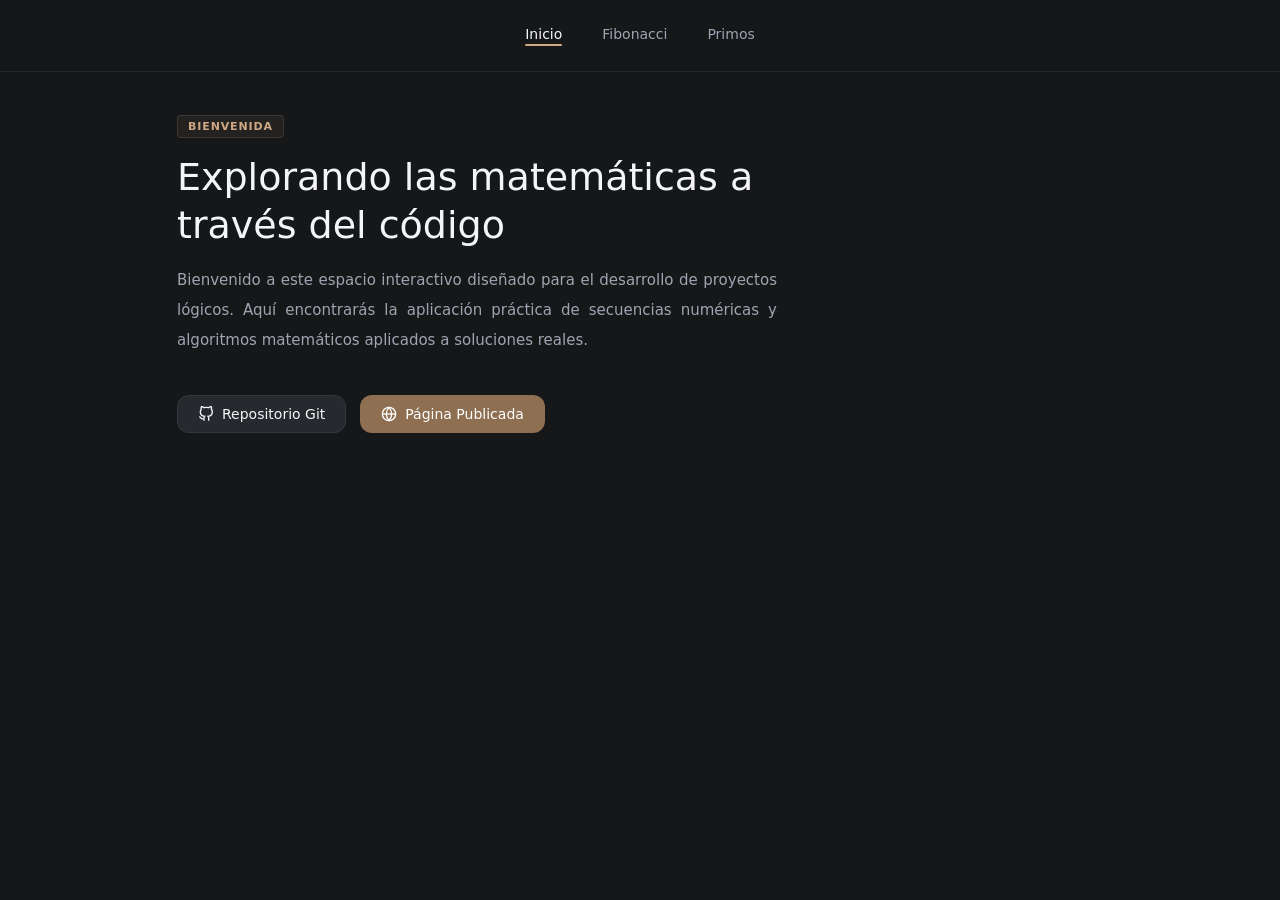
<file: index.html>
<!DOCTYPE html>
<html lang="es">
<head>
  <meta charset="UTF-8">
  <meta name="viewport" content="width=device-width, initial-scale=1.0">
  <title>Inicio - Desafío Web</title>
  <link rel="stylesheet" href="./css/index.css">
</head>
<body>

  <header class="main-header">
    <div class="nav-container">
      <nav>
        <ul>
          <li><a href="index.html" class="active">Inicio</a></li>
          <li><a href="html/fibonacci_ahorro_progresivo.html">Fibonacci</a></li>
          <li><a href="html/primos.html">Primos</a></li>
        </ul>
      </nav>
    </div>
  </header>

  <main class="hero-section">
    <div class="hero-content">
      <span class="welcome-tag">BIENVENIDA</span>
      <h1>Explorando las matemáticas a través del código</h1>
      <p>
        Bienvenido a este espacio interactivo diseñado para el desarrollo de proyectos lógicos. Aquí encontrarás la aplicación práctica de secuencias numéricas y algoritmos matemáticos aplicados a soluciones reales.
      </p>
      
      <div class="project-links">
        <a href="https://github.com/jesus777justohuan-glitch/DEFINITIVO_PRIMO_FIBO.git" target="_blank" class="btn btn-secondary">
          <svg width="16" height="16" viewBox="0 0 24 24" fill="none" stroke="currentColor" stroke-width="2"><path d="M9 19c-5 1.5-5-2.5-7-3m14 6v-3.87a3.37 3.37 0 0 0-.94-2.61c3.14-.35 6.44-1.54 6.44-7A5.44 5.44 0 0 0 20 4.77 5.07 5.07 0 0 0 19.91 1S18.73.65 16 2.48a13.38 13.38 0 0 0-7 0C6.27.65 5.09 1 5.09 1A5.07 5.07 0 0 0 5 4.77a5.44 5.44 0 0 0-1.5 3.78c0 5.42 3.3 6.61 6.44 7A3.37 3.37 0 0 0 9 18.13V22"></path></svg>
          Repositorio Git
        </a>
        <a href="https://jesus777justohuan-glitch.github.io/DEFINITIVO_PRIMO_FIBO/" target="_blank" class="btn btn-primary">
          <svg width="16" height="16" viewBox="0 0 24 24" fill="none" stroke="currentColor" stroke-width="2"><circle cx="12" cy="12" r="10"></circle><line x1="2" y1="12" x2="22" y2="12"></line><path d="M12 2a15.3 15.3 0 0 1 4 10 15.3 15.3 0 0 1-4 10 15.3 15.3 0 0 1-4-10 15.3 15.3 0 0 1 4-10z"></path></svg>
          Página Publicada
        </a>
      </div>
    </div>
  </main>

</body>
</html>
</file>
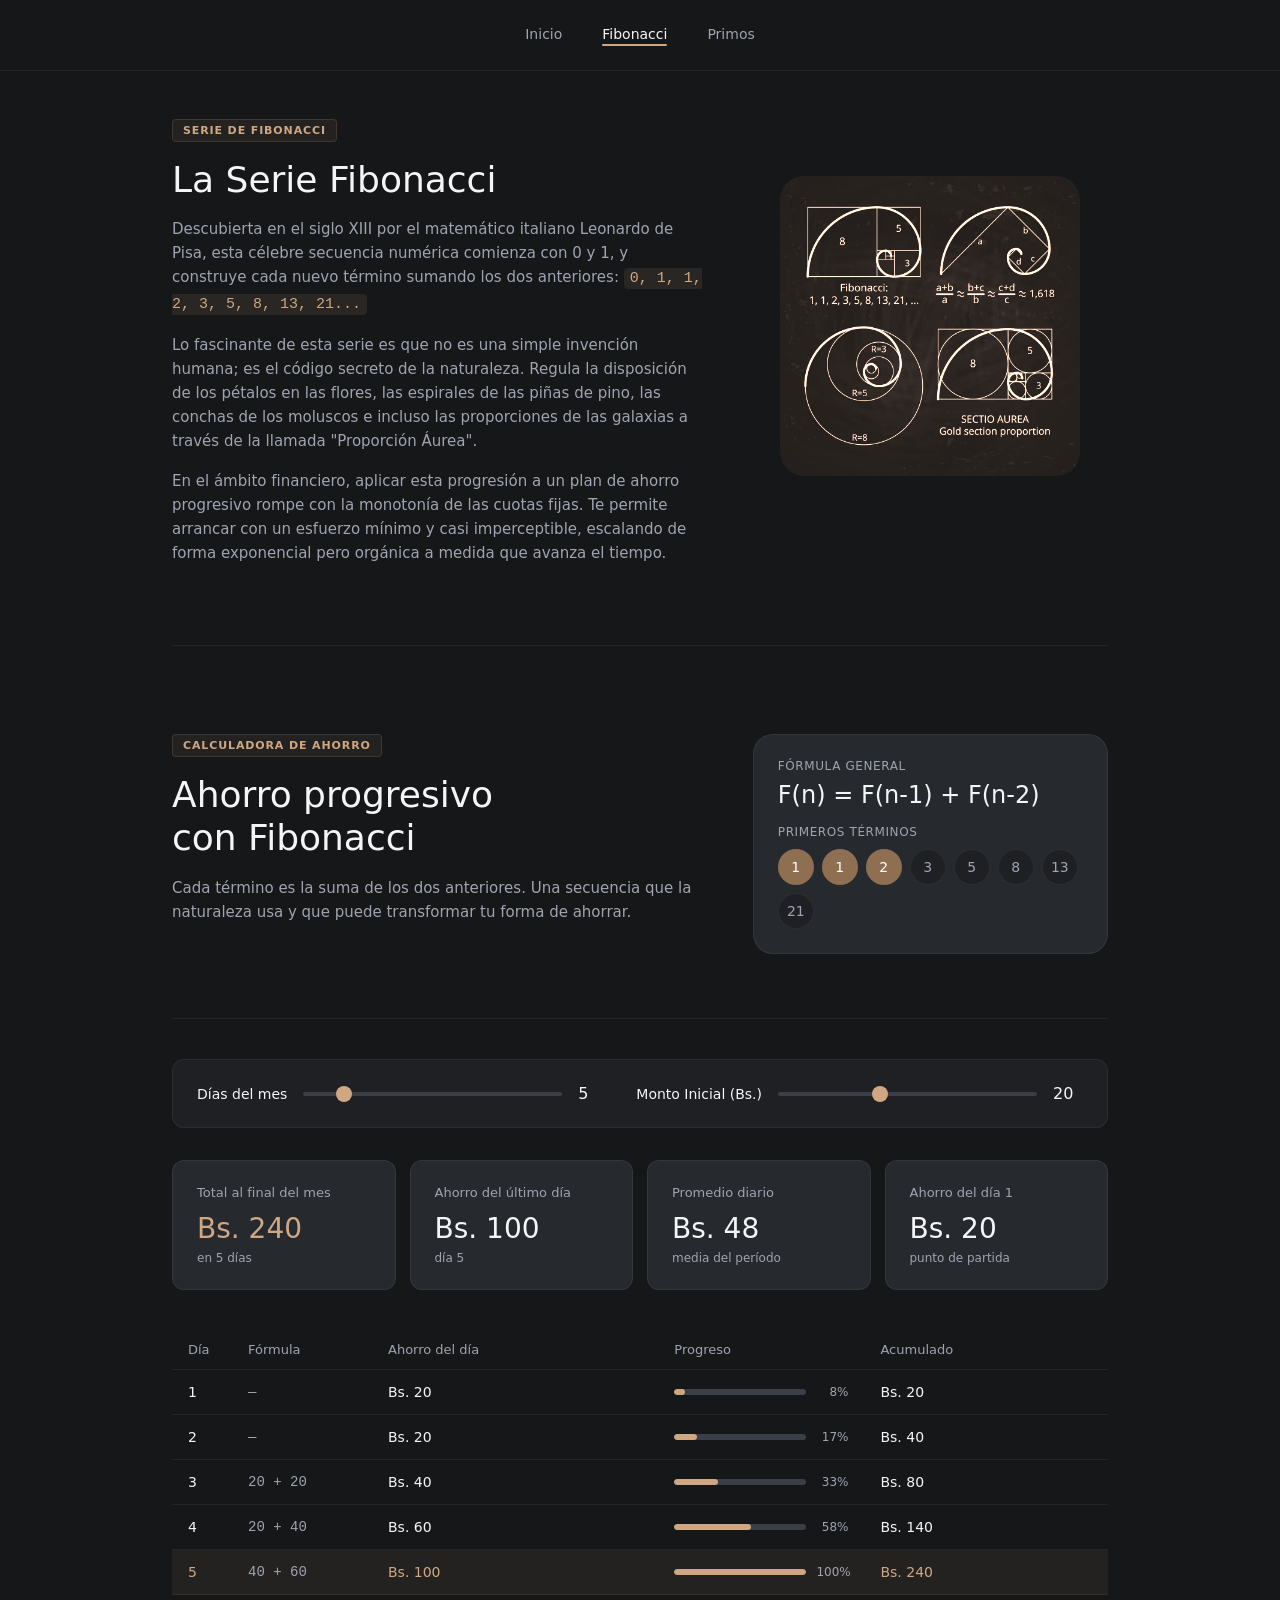
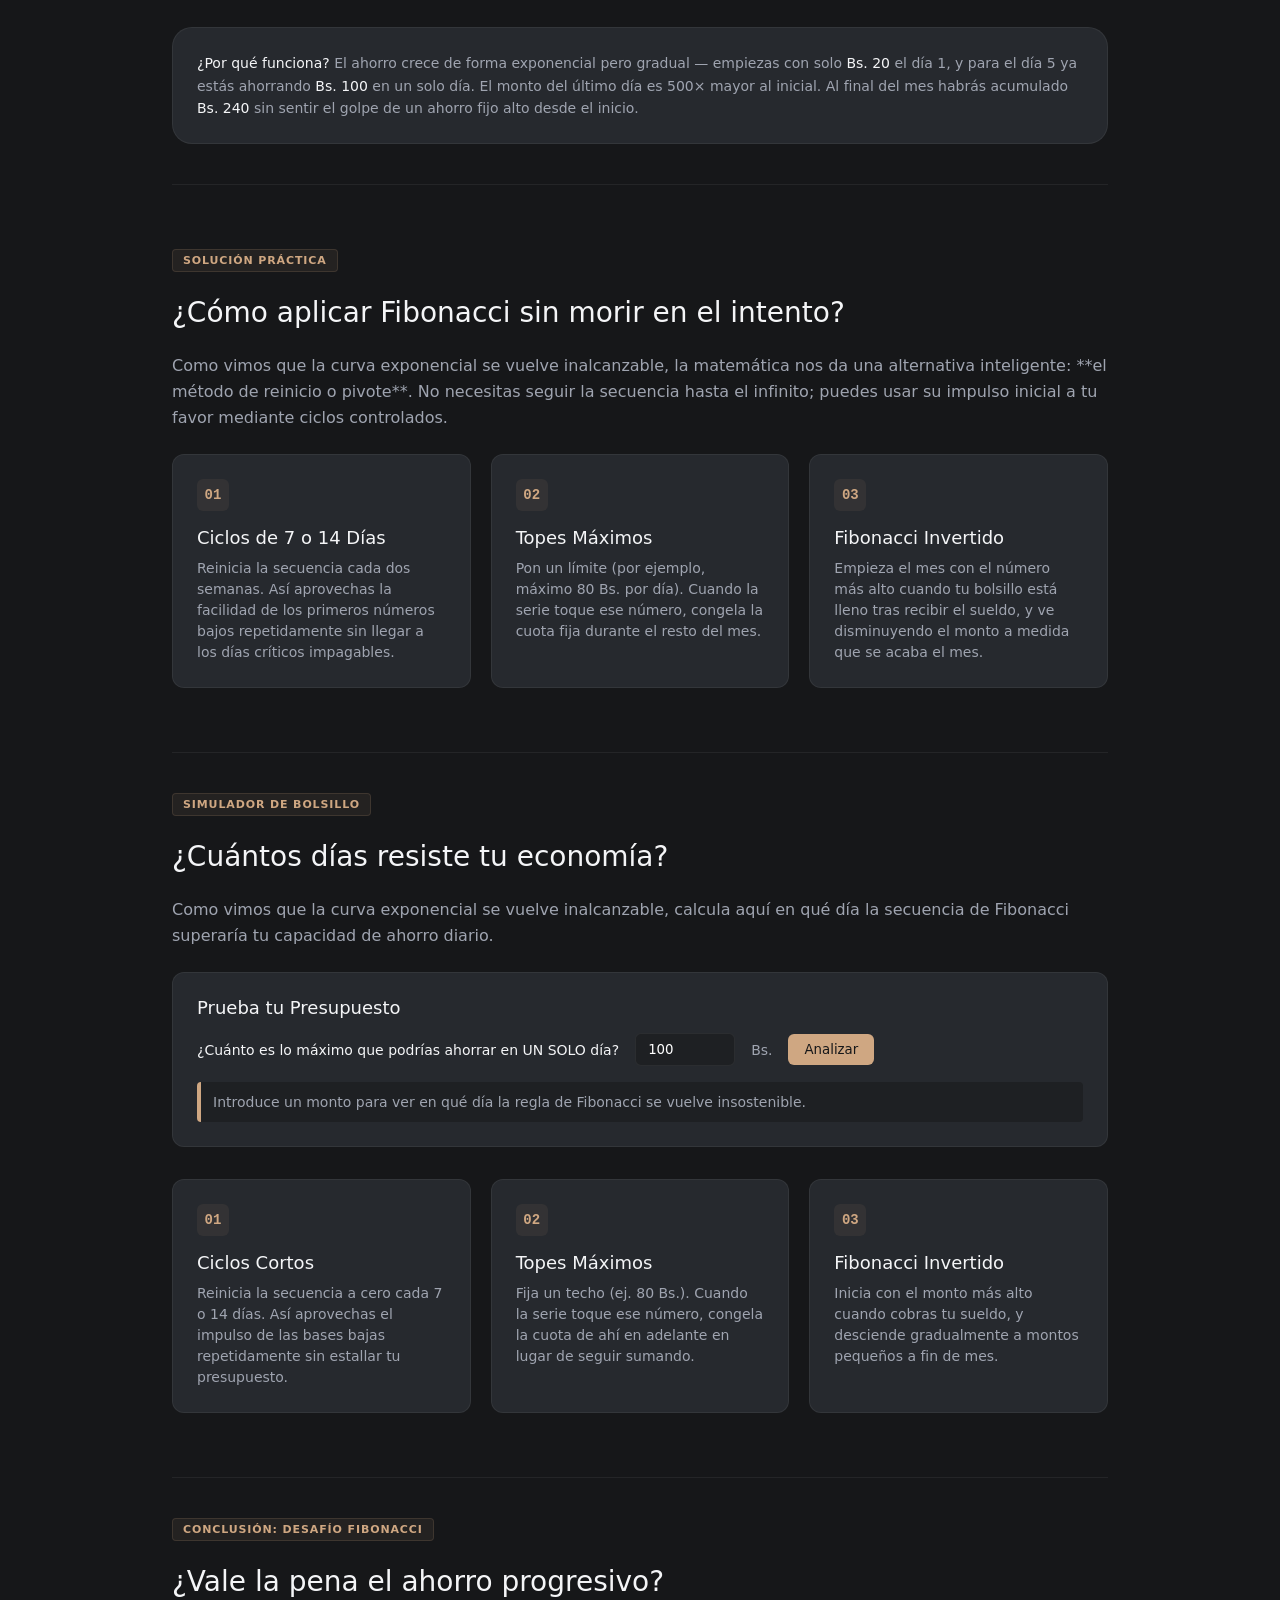
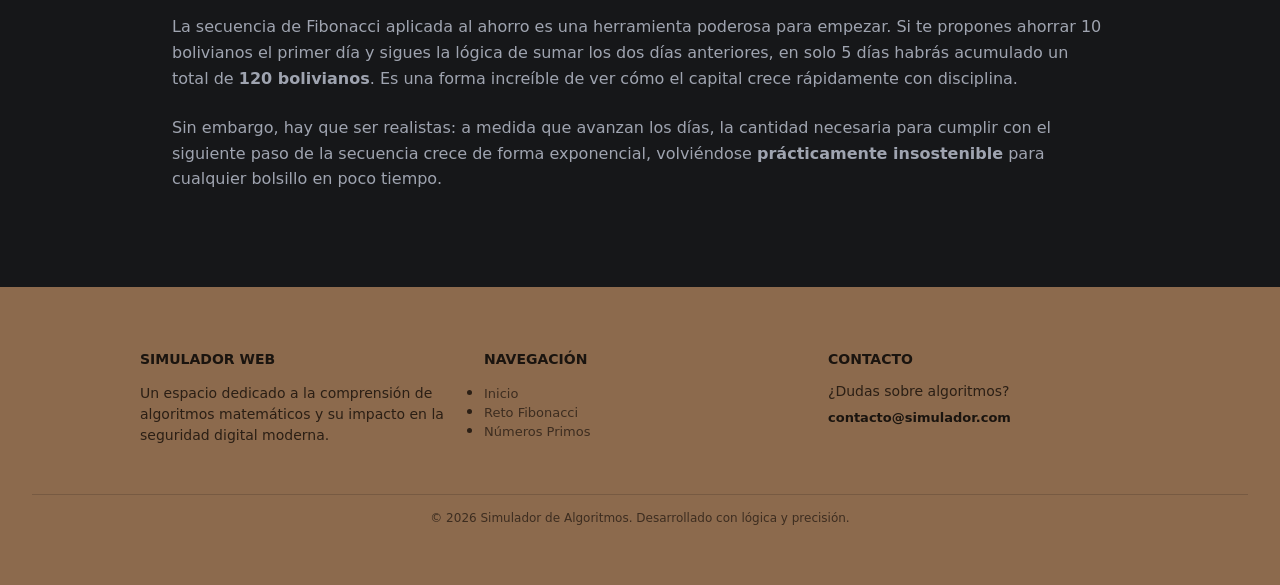
<file: html/fibonacci_ahorro_progresivo.html>
<!DOCTYPE html>
<html lang="es">

<head>
  <meta charset="UTF-8">
  <meta name="viewport" content="width=device-width, initial-scale=1.0">
  <title>Reto Fibonacci - Ahorro Progresivo</title>
  <link rel="stylesheet" href="../css/fibonacci.css">
</head>

<body>

  <header>
    <nav>
      <ul>
        <li><a href="../index.html">Inicio</a></li>
        <li><a href="../html/fibonacci_ahorro_progresivo.html" class="active">Fibonacci</a></li>
        <li><a href="../html/primos.html">Primos</a></li>
      </ul>
    </nav>
  </header>

  <div class="container-wrapper">
    
    <div class="fib-hero">
      <div>
        <span class="fib-tag">SERIE DE FIBONACCI</span>
        <h1>La Serie Fibonacci</h1>
        <p>
          Descubierta en el siglo XIII por el matemático italiano Leonardo de Pisa, esta célebre secuencia numérica
          comienza con 0 y 1, y construye cada nuevo término sumando los dos anteriores:
          <code style="font-family: var(--font-mono); color: var(--color-accent); background: rgba(207, 167, 130, 0.1); padding: 2px 6px; border-radius: 4px;">0, 1, 1, 2, 3, 5, 8, 13, 21...</code>
        </p>
        <p>
          Lo fascinante de esta serie es que no es una simple invención humana; es el código secreto de la naturaleza.
          Regula la disposición de los pétalos en las flores, las espirales de las piñas de pino, las conchas de los moluscos
          e incluso las proporciones de las galaxias a través de la llamada "Proporción Áurea".
        </p>
        <p>
          En el ámbito financiero, aplicar esta progresión a un plan de ahorro progresivo rompe con la monotonía de las
          cuotas fijas. Te permite arrancar con un esfuerzo mínimo y casi imperceptible, escalando de forma exponencial pero orgánica a
          medida que avanza el tiempo.
        </p>
      </div>
      <div>
        <br><br><br>
        <img src="../img/fibonacci-spiral-amp-golden-ratio-vector-21098716.avif" alt="Espiral de Fibonacci" class="imagen">
      </div>
    </div>

    <div class="divider"></div>

    <div class="fib-hero" >
      <div>
        <span class="fib-tag">CALCULADORA DE AHORRO</span>
        <h1>Ahorro progresivo<br>con Fibonacci</h1>
        <p>Cada término es la suma de los dos anteriores. Una secuencia que la naturaleza usa y que puede transformar tu forma de ahorrar.</p>
      </div>
      <div class="formula-box">
        <div class="label">Fórmula general</div>
        <div class="formula">F(n) = F(n-1) + F(n-2)</div>
        <div class="label" style="margin-top:10px;">Primeros términos</div>
        <div class="chips" id="chips"></div>
      </div>
    </div>

    <div class="divider"></div>

    <form id="formControlesFibonacci" onsubmit="return false;">
      <div class="controls-row">
        <label for="dias">Días del mes</label>
        <input type="range" id="dias" min="1" max="31" value="5" step="1" oninput="recalcular()">
        <span class="val" id="dias-val">5</span>
        
        <label for="monto" style="margin-left:12px;">Monto Inicial (Bs.)</label>
        <input type="range" id="monto" min="1" max="50" value="20" step="1" oninput="recalcular()">
        <span class="val" id="monto-val">20</span>
      </div>
    </form>

    <div class="stats-grid" id="stats"></div>

    <div class="table-wrap">
      <table>
        <thead>
          <tr>
            <th style="width:60px">Día</th>
            <th style="width:140px">Fórmula</th>
            <th>Ahorro del día</th>
            <th>Progreso</th>
            <th>Acumulado</th>
          </tr>
        </thead>
        <tbody id="tbody"></tbody>
      </table>
    </div>

    <div class="insight-box" id="insight"></div>
    <div class="divider"></div>
    <section class="strategy-section">
      <span class="fib-tag">SOLUCIÓN PRÁCTICA</span>
      <h2>¿Cómo aplicar Fibonacci sin morir en el intento?</h2>
      
      <p style="color: var(--color-text-secondary); line-height: 1.6; margin-bottom: 24px;">
        Como vimos que la curva exponencial se vuelve inalcanzable, la matemática nos da una alternativa inteligente: **el método de reinicio o pivote**. No necesitas seguir la secuencia hasta el infinito; puedes usar su impulso inicial a tu favor mediante ciclos controlados.
      </p>

      <div class="strategy-grid">
        <div class="strategy-card">
          <div class="strategy-icon">01</div>
          <h3>Ciclos de 7 o 14 Días</h3>
          <p>Reinicia la secuencia cada dos semanas. Así aprovechas la facilidad de los primeros números bajos repetidamente sin llegar a los días críticos impagables.</p>
        </div>

        <div class="strategy-card">
          <div class="strategy-icon">02</div>
          <h3>Topes Máximos</h3>
          <p>Pon un límite (por ejemplo, máximo 80 Bs. por día). Cuando la serie toque ese número, congela la cuota fija durante el resto del mes.</p>
        </div>

        <div class="strategy-card">
          <div class="strategy-icon">03</div>
          <h3>Fibonacci Invertido</h3>
          <p>Empieza el mes con el número más alto cuando tu bolsillo está lleno tras recibir el sueldo, y ve disminuyendo el monto a medida que se acaba el mes.</p>
        </div>
      </div>
    </section>
    
    
    <div class="divider"></div>
    <section class="strategy-section" style="margin-top: -1.5rem;">
      <span class="fib-tag">SIMULADOR DE BOLSILLO</span>
      <h2>¿Cuántos días resiste tu economía?</h2>
      
      <p style="color: var(--color-text-secondary); line-height: 1.6; margin-bottom: 24px;">
        Como vimos que la curva exponencial se vuelve inalcanzable, calcula aquí en qué día la secuencia de Fibonacci superaría tu capacidad de ahorro diario.
      </p>

      <div class="strategy-card" style="margin-bottom: 2rem;">
        <h3 style="margin-bottom: 15px;">Prueba tu Presupuesto</h3>
        <div style="display: flex; gap: 16px; align-items: center; flex-wrap: wrap; margin-bottom: 16px;">
          <label style="font-size: 14px; color: var(--color-text-primary);">¿Cuánto es lo máximo que podrías ahorrar en UN SOLO día?</label>
          <input type="number" id="max-diario-input" value="100" min="10" style="background: var(--color-surface); border: 1px solid var(--color-border); color: #fff; padding: 8px 12px; border-radius: 6px; width: 100px; outline: none; font-family: var(--font-sans);">
          <span style="color: var(--color-text-secondary); font-size: 14px;">Bs.</span>
          <button onclick="calcularViabilidad()" style="background: var(--color-accent); color: #161719; border: none; padding: 8px 16px; border-radius: 6px; font-weight: 500; cursor: pointer; font-family: var(--font-sans); transition: opacity 0.2s;">Analizar</button>
        </div>
        <div id="resultado-viabilidad" style="padding: 12px; background: var(--color-surface); border-left: 4px solid var(--color-accent); border-radius: 4px; font-size: 14px; color: var(--color-text-secondary);">
          Introduce un monto para ver en qué día la regla de Fibonacci se vuelve insostenible.
        </div>
      </div>

      <div class="strategy-grid">
        <div class="strategy-card">
          <div class="strategy-icon">01</div>
          <h3>Ciclos Cortos</h3>
          <p>Reinicia la secuencia a cero cada 7 o 14 días. Así aprovechas el impulso de las bases bajas repetidamente sin estallar tu presupuesto.</p>
        </div>

        <div class="strategy-card">
          <div class="strategy-icon">02</div>
          <h3>Topes Máximos</h3>
          <p>Fija un techo (ej. 80 Bs.). Cuando la serie toque ese número, congela la cuota de ahí en adelante en lugar de seguir sumando.</p>
        </div>

        <div class="strategy-card">
          <div class="strategy-icon">03</div>
          <h3>Fibonacci Invertido</h3>
          <p>Inicia con el monto más alto cuando cobras tu sueldo, y desciende gradualmente a montos pequeños a fin de mes.</p>
        </div>
      </div>
    </section><div class="divider"></div>
    <section class="problem-section" >
      <span class="fib-tag">CONCLUSIÓN: DESAFÍO FIBONACCI</span>
      <h2>¿Vale la pena el ahorro progresivo?</h2>
      <p style="color: var(--color-text-secondary); line-height: 1.6; margin-bottom: 24px;">
        La secuencia de Fibonacci aplicada al ahorro es una herramienta poderosa para empezar. Si te propones ahorrar 10
        bolivianos el primer día y sigues la lógica de sumar los dos días anteriores, en solo 5 días habrás acumulado un
        total de <strong>120 bolivianos</strong>. Es una forma increíble de ver cómo el capital crece rápidamente con disciplina.
      </p>
      <p style="color: var(--color-text-secondary); line-height: 1.6;">
        Sin embargo, hay que ser realistas: a medida que avanzan los días, la cantidad necesaria para cumplir con el
        siguiente paso de la secuencia crece de forma exponencial, volviéndose <strong>prácticamente insostenible</strong>
        para cualquier bolsillo en poco tiempo.
      </p>
    </section><br><br><br><br><br>

  </div> <script src="../javascrip/fibonacci.js"></script>

  <footer class="main-footer">
    <div class="footer-content">
      <div class="footer-column">
        <h4>Simulador Web</h4>
        <p style="font-size: 14px; line-height: 1.5;">Un espacio dedicado a la comprensión de algoritmos matemáticos y su impacto en la seguridad digital moderna.</p>
      </div>

      <div class="footer-column">
        <h4>Navegación</h4>
        <ul>
          <li><a href="../index.html">Inicio</a></li>
          <li><a href="../html/fibonacci_ahorro_progresivo.html">Reto Fibonacci</a></li>
          <li><a href="../html/primos.html">Números Primos</a></li>
        </ul>
      </div>

      <div class="footer-column">
        <h4>Contacto</h4>
        <p style="font-size: 14px; margin-bottom: 8px;">¿Dudas sobre algoritmos?</p>
        <a href="mailto:contacto@simulador.com" style="font-weight: 600; color: #1a140f;">contacto@simulador.com</a>
      </div>
    </div>

    <div class="footer-bottom">
      <p>&copy; 2026 Simulador de Algoritmos. Desarrollado con lógica y precisión.</p>
    </div>
  </footer>

</body>
</html>
</file>
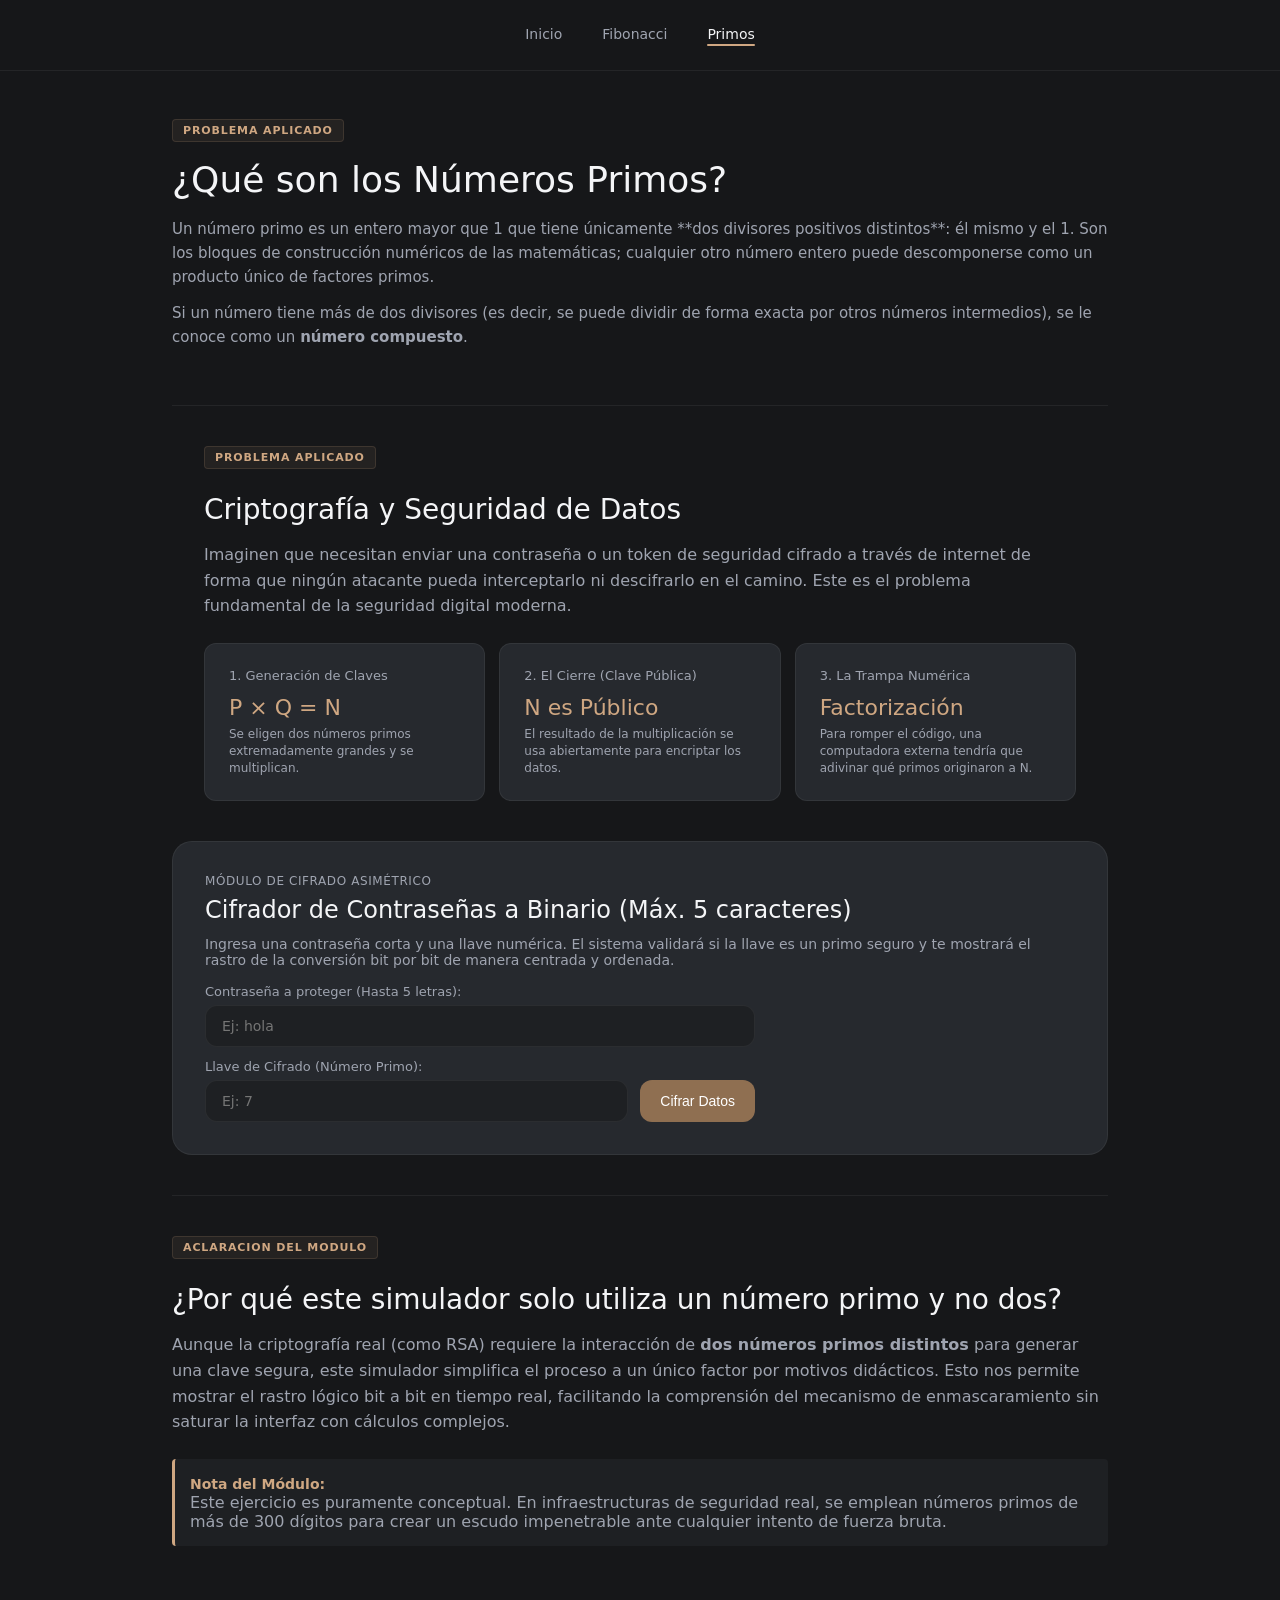
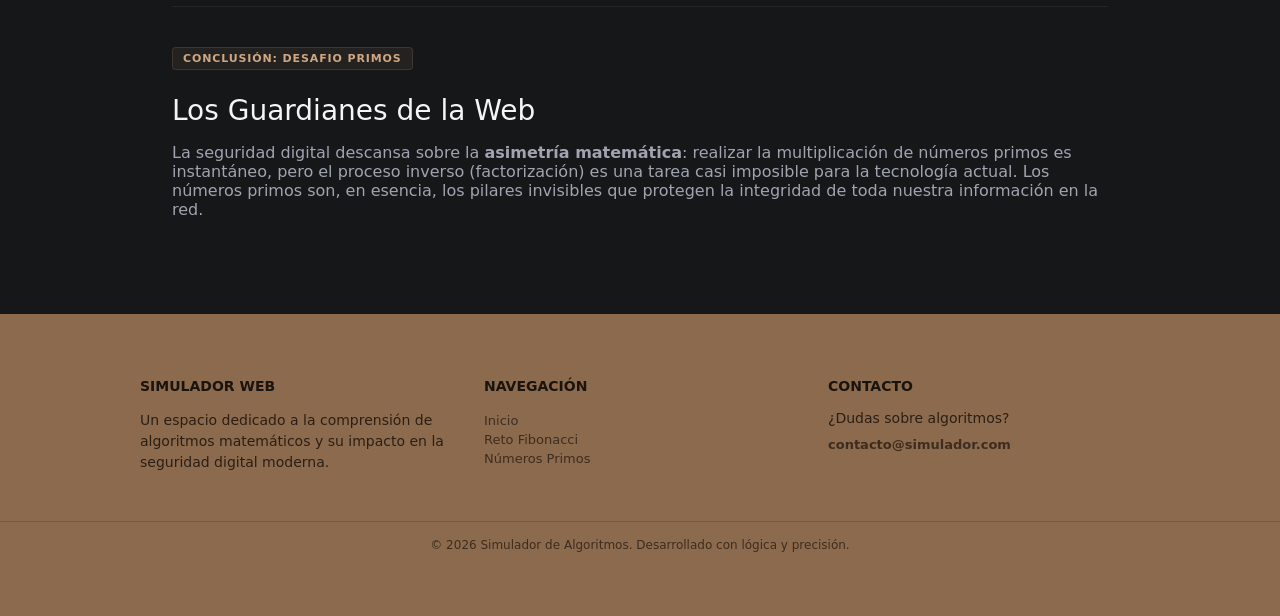
<file: html/primos.html>
<!DOCTYPE html>
<html lang="es">

<head>
  <meta charset="UTF-8">
  <meta name="viewport" content="width=device-width, initial-scale=1.0">
  <title>Números Primos - Desafío Web</title>
  <link rel="stylesheet" href="../css/primos.css">
</head>

<body>

  <header>
    <nav>
      <ul>
        <li><a href="../index.html">Inicio</a></li>
        <li><a href="../html/fibonacci_ahorro_progresivo.html">Fibonacci</a></li>
        <li><a href="../html/primos.html" class="active" >Primos</a></li>
      </ul>
    </nav>
  </header>
<div class="container-wrapper">
  <main class="fib-hero">
    <div >
      <span class="fib-tag">PROBLEMA APLICADO</span>
      <h1>¿Qué son los Números Primos?</h1>
      <p>
        Un número primo es un entero mayor que 1 que tiene únicamente **dos divisores positivos distintos**: él mismo y
        el 1. Son los bloques de construcción numéricos de las matemáticas; cualquier otro número entero puede
        descomponerse como un producto único de factores primos.
      </p>
      <p style="margin-top: 12px;">
        Si un número tiene más de dos divisores (es decir, se puede dividir de forma exacta por otros números
        intermedios), se le conoce como un <strong>número compuesto</strong>.
      </p>
    </div>
  </main>

  <div class="divider"></div>

  <section class="problem-section">
    <span class="fib-tag">PROBLEMA APLICADO</span>
    <h2 style="font-size: 28px; font-weight: 500; margin: 8px 0 16px;">Criptografía y Seguridad de Datos</h2>
    <p style="color: var(--color-text-secondary); line-height: 1.6; margin-bottom: 24px;">
      Imaginen que necesitan enviar una contraseña o un token de seguridad cifrado a través de internet de forma que
      ningún atacante pueda interceptarlo ni descifrarlo en el camino. Este es el problema fundamental de la seguridad
      digital moderna.
    </p>

    <div class="stats-grid">
      <div class="stat-card">
        <div class="stat-label">1. Generación de Claves</div>
        <div class="stat-val" style="font-size: 22px; color: var(--color-text-info);">P × Q = N</div>
        <div class="stat-sub">Se eligen dos números primos extremadamente grandes y se multiplican.</div>
      </div>
      <div class="stat-card">
        <div class="stat-label">2. El Cierre (Clave Pública)</div>
        <div class="stat-val" style="font-size: 22px; color: var(--color-text-info);">N es Público</div>
        <div class="stat-sub">El resultado de la multiplicación se usa abiertamente para encriptar los datos.</div>
      </div>
      <div class="stat-card accent">
        <div class="stat-label">3. La Trampa Numérica</div>
        <div class="stat-val" style="font-size: 22px;">Factorización</div>
        <div class="stat-sub">Para romper el código, una computadora externa tendría que adivinar qué primos originaron
          a N.</div>
      </div>
    </div>
  </section>

  <section class="interactive-section" style="margin-bottom: 2.5rem;">
    <div class="formula-box">
      <div class="label">Módulo de Cifrado Asimétrico</div>
      <div class="formula">Cifrador de Contraseñas a Binario (Máx. 5 caracteres)</div>
      <p style="font-size: 14px; color: var(--color-text-secondary); margin-bottom: 16px;">
        Ingresa una contraseña corta y una llave numérica. El sistema validará si la llave es un primo seguro y te
        mostrará el rastro de la conversión bit por bit de manera centrada y ordenada.
      </p>

      <form id="formCifradoPrimos" onsubmit="return false;">
        <div class="crypto-inputs-vertical">
          <div class="input-field">
            <label for="passInput">Contraseña a proteger (Hasta 5 letras):</label>
            <input type="text" id="passInput" placeholder="Ej: hola" maxlength="5">
          </div>
          <div class="input-field" style="margin-top: 12px;">
            <label for="tokenInput">Llave de Cifrado (Número Primo):</label>
            <div class="crypto-input-group">
              <input type="number" id="tokenInput" placeholder="Ej: 7" min="1">
              <button id="btnVerificar" class="btn btn-primary">Cifrar Datos</button>
            </div>
          </div>
        </div>
      </form>


      <div id="resultadoCrypto" class="crypto-result" style="display: none; margin-top: 20px;">
        <p id="resultadoTexto" style="margin-bottom: 16px; font-size: 15px;"></p>

        <div id="desgloseAlgoritmo" style="margin-bottom: 20px; display: none;">
          <label class="label" style="font-size: 11px; color: var(--color-text-info);">Rastro del Procesamiento
            Interno:</label>
          <div id="tablaDesglose"
            style="display: grid; grid-template-columns: repeat(auto-fit, minmax(280px, 1fr)); gap: 16px; margin-top: 8px;">
          </div>
        </div>

        <div id="bloqueBinario" style="display: none;">
          <label class="label" style="font-size: 11px; color: var(--color-text-info);">Flujo Binario Final en la
            Red:</label>
          <div class="binary-stream" id="binaryOutput"></div>
        </div>
      </div>
    </div>
  </section>





  <div class="divider"></div>


  <section class="inght-box-clean">
    <span class="fib-tag">ACLARACION DEL MODULO </span>

    <div style="margin-bottom: 24px; bordettom: 1px solid var(--color-border); padding-bottom: 20px;">

      <h2 style="font-size: 28px; font-weight: 500; margin: 8px 0 16px;">¿Por qué este simulador solo utiliza un número
        primo y no dos?</h2>
      <p style="color: var(--color-text-secondary); line-height: 1.6; margin-bottom: 24px;">
        Aunque la criptografía real (como RSA) requiere la interacción de <strong>dos números primos distintos</strong>
        para generar una clave segura, este simulador simplifica el proceso a un único factor por motivos didácticos.
        Esto
        nos permite mostrar el rastro lógico bit a bit en tiempo real, facilitando la comprensión del mecanismo de
        enmascaramiento sin saturar la interfaz con cálculos complejos.
      </p>
      <div class="note-internal">
        <strong style="color: var(--color-text-primary); font-size: 14px; color: var(--color-accent);">Nota del
          Módulo:</strong>
        <p style="color: var(--color-text-secondary);">Este ejercicio es puramente conceptual. En infraestructuras de
          seguridad real, se emplean números primos de más de 300 dígitos para crear un escudo impenetrable ante
          cualquier
          intento de fuerza bruta.</p>
      </div>
       
    </div>
     <div class="divider"></div>
    </div>
  </section>
 


  <section class="problem-section">
    <span class="fib-tag">CONCLUSIÓN: DESAFIO PRIMOS</span>
    <h2 style="font-size: 28px; font-weight: 500; margin: 8px 0 16px;">Los Guardianes de la Web</h2>
    <p style="color: var(--color-text-secondary);">
      La seguridad digital descansa sobre la <strong>asimetría matemática</strong>: realizar la multiplicación de
      números primos es instantáneo, pero el proceso inverso (factorización) es una tarea casi imposible para la
      tecnología actual. Los números primos son, en esencia, los pilares invisibles que protegen la integridad de toda
      nuestra información en la red.
    </p>

  </section><br><br><br><br><br>


</div><script src="../javascrip/primo.js"></script>


<footer class="main-footer">
    <div class="footer-content">
        <div class="footer-column">
            <h4>Simulador Web</h4>
            <p style="font-size: 14px; line-height: 1.5;">Un espacio dedicado a la comprensión de algoritmos matemáticos y su impacto en la seguridad digital moderna.</p>
        </div>

        <div class="footer-column">
            <h4>Navegación</h4>
            <ul>
                <li><a href="../index.html">Inicio</a></li>
                <li><a href="../html/fibonacci_ahorro_progresivo.html">Reto Fibonacci</a></li>
                <li><a href="../html/primos.html">Números Primos</a></li>
            </ul>
        </div>

        <div class="footer-column">
            <h4>Contacto</h4>
            <p style="font-size: 14px; margin-bottom: 8px;">¿Dudas sobre algoritmos?</p>
            <a href="mailto:contacto@simulador.com" style="font-weight: 600;">contacto@simulador.com</a>
        </div>
    </div>

    <div class="footer-bottom">
        <p>&copy; 2026 Simulador de Algoritmos. Desarrollado con lógica y precisión.</p>
    </div>
</footer>






</body>

</html>
</file>
<file: css/index.css>
/* ─── Variables de Color (Predominio Plomo con Detalles Café) ─── */
:root {
    --color-bg: #161719;                 /* Gris plomo oscuro y profundo para el fondo */
    --color-surface: #1e2023;            /* Plomo medio para elementos secundarios */
    --color-card: #26292e;               /* Plomo grafito claro para destacar las tarjetas/cajas */
    --color-border: rgba(255, 255, 255, 0.06); /* Bordes plomo translúcidos muy finos */
    --color-text-primary: #f4f5f7;       /* Blanco platino limpio de alta legibilidad */
    --color-text-secondary: #9fa4b0;     /* Gris plomo claro para descripciones y menús */
    --color-text-tertiary: #656b78;      /* Plomo apagado para menor relevancia */
    --color-text-info: #cfa782;          /* Café avellana / Bronce suave para los destaques */
    --color-accent: #cfa782;             /* Color de acento café unificado */
    --color-background-info: rgba(207, 167, 130, 0.08); /* Fondo translúcido café */
    --border-radius-md: 12px;
    --border-radius-lg: 20px;
    --font-sans: 'DM Sans', system-ui, -apple-system, sans-serif;
}

/* ─── Estilos Generales ─── */
* {
    box-sizing: border-box;
    margin: 0;
    padding: 0;
}

body {
    font-family: var(--font-sans);
    background-color: var(--color-bg);
    color: var(--color-text-primary);
    margin: 0 auto;
    overflow-x: hidden;
    /* Esto es lo que mata la barra de scroll inferior */
    min-height: 100vh;
    display: flex;
    flex-direction: column;
}

div , nav{
    
   
    max-width: 1000px; /* Ancho máximo enlazado simétricamente con tu footer-content */
    margin: 0 auto;    /* Centra los bloques en pantallas grandes */
}

html {
    overflow-y: scroll;
}


main {
    flex: 1;
}


/* ─── Menú de Navegación (`.main-header`) ─── */

/* 1. El header ocupa todo el ancho */
/* ─── Menú de Navegación (`.main-header`) ─── */

/* 1. El header ocupa todo el ancho */
.main-header {
    width: 100%;
    max-width: none;
    padding: 1.5rem 0;
    /* Quitamos el borde original para usar el pseudo-elemento */
    border-bottom: none; 
    margin: 0;
    margin-bottom: 1rem;
    position: relative; /* Necesario para posicionar el borde absoluto */
}

/* 2. El contenedor interno centra el menú */
.nav-container nav {
    max-width: 1000px;
    margin: 0 auto;
    display: flex;
    justify-content: center;
    align-items: center;
}

.nav-container ul {
    display: flex;
    gap: 40px;
    list-style: none;
    margin: 0;
    padding: 0;
}

.nav-container a {
    text-transform: capitalize;
    text-decoration: none;
    color: var(--color-text-secondary);
    font-size: 14px;
    font-weight: 500;
    position: relative;
    padding-bottom: 4px;
    transition: color 0.2s ease;
}

.nav-container a:hover {
    color: var(--color-text-primary);
}

/* Enlace activo con el sutil indicador café inferior */
.nav-container a.active {
    color: var(--color-text-primary);
}

.nav-container a.active::after {
    content: '';
    position: absolute;
    bottom: 0;
    left: 0;
    width: 100%;
    height: 2px;
    background-color: var(--color-accent);
    border-radius: 2px;
}

/* --- AQUÍ ESTÁ LA MAGIA: La línea de 1px separada --- */
.main-header::after {
    content: '';
    position: absolute;
    left: 0;
    bottom: -5px; /* Cambia este valor para mover la línea: ej. -1px, 5px */
    width: 100%;
    height: 1px;
    background-color: var(--color-border);
    /* El contenido del menú no se mueve, solo esta línea */
}











/* ─── Hero Sección Central (`.hero-section`) ─── */
.hero-section {
    padding: 2rem 0 1rem;
    
}




.hero-content {
    max-width: 600px;   /* Control de lectura óptimo para el texto */
    margin-left: 177px;  /* Empuja el bloque automáticamente por completo hacia la derecha */
    margin-right: 70px;    /* Se asegura de pegarse al borde derecho */
    
    /* Si además quieres que el texto interno se alinee a la derecha: */
    /* text-align: right; */
}





.fib-tag {
    display: inline-block;
    font-size: 11px;
    font-weight: 600;
    letter-spacing: 0.08em;
    color: var(--color-text-info); /* #cfa782 */
    background: var(--color-background-info);
    padding: 4px 10px;
    border-radius: 4px;
    margin-bottom: 16px;
    border: 1px solid rgba(207, 167, 130, 0.15);
}
/* Etiqueta de bienvenida en tono café translúcido */
.welcome-tag {
    display: inline-block;
    font-size: 11px;
    font-weight: 600;
    letter-spacing: 0.08em;
    color: var(--color-text-info); /* #cfa782 */
    background: var(--color-background-info);
    padding: 4px 10px;
    border-radius: 4px;
    margin-bottom: 16px;
    border: 1px solid rgba(207, 167, 130, 0.15);
}








.hero-content h1 {
    font-size: 38px;
    font-weight: 500;
    color: var(--color-text-primary);
    line-height: 1.25;
    margin-bottom: 16px;
}

.hero-content p {
    font-size: 15px;
    color: var(--color-text-secondary);
    line-height: 2.0; /* Aumentado de 1.8 a 2.0 para más aire vertical */
    margin-bottom: 2.5rem;
    text-align: justify; /* Opcional: alinea el texto a ambos lados para llenar mejor el ancho */
}

/* ─── Contenedor de Botones y Enlaces (`.project-links`) ─── */
.project-links {
    display: flex;
    gap: 14px;
    flex-wrap: wrap;
}

/* Estilo Base de Botones */
.btn {
    display: inline-flex;
    align-items: center;
    gap: 8px;
    font-size: 14px;
    font-weight: 500;
    text-decoration: none;
    padding: 10px 20px;
    border-radius: var(--border-radius-md);
    transition: background-color 0.2s ease, border-color 0.2s ease, color 0.2s ease;
    cursor: pointer;
}

/* Botón Primario: Resaltado en tono Café cuero elegante */
.btn-primary {
    background-color: #8f6f51;
    color: #ffffff;
    border: 1px solid transparent;
}

.btn-primary:hover {
    background-color: #a48160;
}

/* Botón Secundario: Integrado en el Plomo de las tarjetas */
.btn-secondary {
    background-color: var(--color-card);
    color: var(--color-text-primary);
    border: 1px solid var(--color-border);
}

.btn-secondary:hover {
    background-color: var(--color-surface);
    border-color: rgba(255, 255, 255, 0.12);
}

/* Ajuste sutil para los iconos SVG dentro de los botones */
.btn svg {
    flex-shrink: 0;
    display: block;
}
/* ─── Estilos Responsivos (Celulares y Tablets) ─── */
@media (max-width: 768px) {

    /* 1. Comportamiento del Hero Content en Inicio COMPLETAMENTE CENTRADO */
    .hero-section {
        padding: 2rem 0 1rem !important;
        display: flex !important;
        justify-content: center !important;
        align-items: center !important;
        width: 100% !important;
    }

    .hero-content {
        max-width: 100% !important;
        width: 100% !important;
        /* 🌟 AQUÍ ESTÁ EL TRUCO: Quitamos los márgenes fijos de PC y centramos todo el bloque */
        margin: 0 auto !important; 
        text-align: center !important; /* Centra el título h1, el párrafo p y la etiqueta */
    }

    .hero-content h1 {
        font-size: 30px !important;
        line-height: 1.3 !important;
        margin-bottom: 16px !important;
    }

    .hero-content p {
        font-size: 15.5px !important;
        line-height: 1.8 !important;
        margin-bottom: 2.5rem !important;
        text-align: center !important; /* Asegura que el texto largo no se desalinee */
    }

    /* Botones de acción alineados verticalmente y centrados */
    .project-links {
        flex-direction: column !important;
        gap: 12px !important;
        width: 100% !important;
        align-items: center !important; /* Centra los botones en el eje horizontal */
    }

    .btn {
        width: 100% !important;
        max-width: 320px !important; /* Le da un ancho máximo elegante a los botones para que no sean gigantes */
        justify-content: center !important; 
        padding: 14px 20px !important;
        font-size: 15px !important;
    }


    /* 2. TRUCO DEL FOOTER: Se expande al 100% del ancho del celular */
    .main-footer {
        /* Rompe el colchón lateral del body/contenedor en celulares */
        margin-left: -1.5rem !important;
        margin-right: -1.5rem !important;
        
        /* Reducimos un poco el padding en pantallas chicas para aprovechar espacio */
        padding: 3rem 1.5rem !important; 
        
        /* Asegura que vuelva a calcular anchos correctamente */
        width: auto !important; 
        max-width: none !important;
    }

    /* 3. Ajuste opcional para el contenido interno del footer en celular */
    .footer-content {
        grid-template-columns: 1fr !important; /* Una sola columna vertical en celulares */
        gap: 1.5rem !important;
        text-align: center !important; /* Centra los textos del footer */
    }

    .footer-column ul {
        padding: 0 !important;
        margin: 0 !important;
    }

    .footer-column ul li {
        margin-bottom: 10px !important;
    }
}
</file>
<file: css/fibonacci.css>
/* ─── Variables de Color (Predominio Plomo con Detalles Café) ─── */
:root {
    --color-bg: #161719;
    --color-surface: #1e2023;
    --color-card: #26292e;
    --color-border: rgba(255, 255, 255, 0.06);
    --color-text-primary: #f4f5f7;
    --color-text-secondary: #9fa4b0;
    --color-text-tertiary: #656b78;
    --color-text-info: #cfa782;
    --color-accent: #cfa782;
    --color-background-info: rgba(207, 167, 130, 0.08);
    --border-radius-md: 12px;
    --border-radius-lg: 20px;
    --font-sans: 'DM Sans', system-ui, -apple-system, sans-serif;
    --font-mono: 'SF Mono', 'Fira Code', monospace;
}

/* ─── Estilos Generales ─── */
* {
    box-sizing: border-box;
    margin: 0;
    padding: 0;
    text-decoration: none;
}

body {
    font-family: var(--font-sans);
    background-color: var(--color-bg);
    color: var(--color-text-primary);
    min-height: 100vh;
    display: flex;
    flex-direction: column;
}

/* CONTENEDOR MAESTRO: Centraliza el contenido a 1000px de forma limpia */
.container-wrapper {
    width: 100%;
    max-width: 1000px;
    margin: 0 auto;
    padding: 0 2rem; /* El colchón lateral ideal */
}

/* ─── Menú de Navegación (Header Ocupa 100% para la línea) ─── */
header {
    width: 100%;
    border-bottom: 1px solid var(--color-border);
    padding: 1.5rem 0;
}

header nav {
    display: flex;
    justify-content: center; /* Centra los botones del menú */
}

header ul {
    display: flex;
    gap: 40px;
    list-style: none;
}

header a {
    text-transform: capitalize;
    color: var(--color-text-secondary);
    font-size: 14px;
    font-weight: 500;
    position: relative;
    padding-bottom: 4px;
    transition: color 0.2s ease;
    display: inline-block;
}

header a:hover, header a.active {
    color: var(--color-text-primary);
}

header a.active::after {
    content: '';
    position: absolute;
    bottom: 0;
    left: 0;
    width: 100%;
    height: 2px;
    background-color: var(--color-accent);
    border-radius: 2px;
}

.fib-hero {
    padding: 3rem 0 1.5rem;
    display: grid;
    
    /* CAMBIO CLAVE: Dividimos el espacio de forma fija (60% izquierda, 40% derecha) */
    grid-template-columns: 6fr 4fr; 
    
    /* Ahora con este gap controlas la distancia exacta entre ambos */
    gap: 3rem; 
    
    align-items: start;
    width: 100%;
}

.fib-tag {
    display: inline-block;
    font-size: 11px;
    font-weight: 600;
    letter-spacing: 0.08em;
    color: var(--color-text-info);
    background: var(--color-background-info);
    padding: 4px 10px;
    border-radius: 4px;
    margin-bottom: 16px;
    border: 1px solid rgba(207, 167, 130, 0.15);
}

.fib-hero h1 {
    font-size: 36px;
    font-weight: 500;
    color: var(--color-text-primary);
    line-height: 1.2;
    margin-bottom: 16px;
}

.fib-hero p {
    font-size: 15px;
    color: var(--color-text-secondary);
    line-height: 1.6;
    margin-bottom: 1rem;
}

/* Imagen con filtro sepia adaptado */
.imagen {
    width: 300px;
    height: 300px;
    object-fit: cover;
    border-radius: 24px;
    filter: sepia(60%) saturate(120%) hue-rotate(340deg); /* Sepia café equilibrado */
    display: block;
    margin: 0 auto;
}

/* ─── Caja de Fórmula ─── */
.formula-box {
    background: var(--color-card);
    border-radius: var(--border-radius-lg);
    padding: 1.5rem;
    border: 1px solid var(--color-border);
}

.formula-box .label {
    font-size: 12px;
    color: var(--color-text-secondary);
    margin-bottom: 8px;
    text-transform: uppercase;
    letter-spacing: 0.05em;
}

.formula {
    font-size: 24px;
    font-weight: 400;
    color: var(--color-text-primary);
    margin-bottom: 16px;
}

.chips {
    display: flex;
    flex-wrap: wrap;
    gap: 8px;
    margin-top: 10px;
}

.chip {
    font-size: 14px;
    font-weight: 500;
    width: 36px;
    height: 36px;
    display: flex;
    align-items: center;
    justify-content: center;
    border-radius: 50%;
    background: var(--color-surface);
    border: 1px solid var(--color-border);
    color: var(--color-text-secondary);
}

.chip.active {
    background: #8f6f51;
    color: #ffffff;
    border-color: transparent;
}

.divider {
    width: 100%;
    height: 1px;
    background: var(--color-border);
    margin: 2.5rem 0;
}

/* ─── Sliders / Deslizadores ─── */
.controls-row {
    display: flex;
    align-items: center;
    gap: 16px;
    flex-wrap: wrap;
    margin-bottom: 2rem;
    background: var(--color-surface);
    padding: 1.5rem;
    border-radius: var(--border-radius-md);
    border: 1px solid var(--color-border);
}

.controls-row label {
    font-size: 14px;
    color: var(--color-text-primary);
    white-space: nowrap;
}

.controls-row input[type=range] {
    flex: 1;
    min-width: 150px;
    -webkit-appearance: none;
    background: #3a3f47;
    height: 4px;
    border-radius: 2px;
    outline: none;
}

.controls-row input[type=range]::-webkit-slider-thumb {
    -webkit-appearance: none;
    width: 16px;
    height: 16px;
    border-radius: 50%;
    background: var(--color-accent);
    cursor: pointer;
}

.controls-row .val {
    font-size: 16px;
    font-weight: 500;
    min-width: 30px;
    color: var(--color-text-primary);
}

/* ─── Rejilla de Tarjetas Estadísticas ─── */
.stats-grid {
    display: grid;
    grid-template-columns: repeat(auto-fit, minmax(200px, 1fr));
    gap: 14px;
    margin-bottom: 2.5rem;
    width: 100%;
}

.stat-card {
    background: var(--color-card);
    border-radius: var(--border-radius-md);
    padding: 1.5rem;
    border: 1px solid var(--color-border);
}

.stat-card .stat-label {
    font-size: 13px;
    color: var(--color-text-secondary);
    margin-bottom: 12px;
}

.stat-card .stat-val {
    font-size: 28px;
    font-weight: 400;
    color: var(--color-text-primary);
}

.stat-card .stat-sub {
    font-size: 12px;
    color: var(--color-text-secondary);
    margin-top: 6px;
}

.stat-card.accent .stat-val {
    color: var(--color-text-info);
}

/* ─── Tabla y Barras (Solución al llenado de Izquierda a Derecha) ─── */
.table-wrap {
    overflow-x: auto;
    margin-bottom: 2rem;
    width: 100%;
}

table {
    width: 100%;
    border-collapse: collapse;
    font-size: 14px;
}

th {
    font-size: 13px;
    font-weight: 400;
    color: var(--color-text-secondary);
    text-align: left;
    padding: 12px 16px;
    border-bottom: 1px solid var(--color-border);
}

td {
    padding: 14px 16px;
    color: var(--color-text-primary);
    border-bottom: 1px solid var(--color-border);
}

tr.hl td {
    background: var(--color-background-info);
    color: var(--color-text-info);
}

/* Contenedor de la barra en la celda */
.bar-wrap {
    display: flex;
    align-items: center;
    gap: 10px;
    width: 100%; /* Ocupa el espacio asignado por la celda td */
}

/* Riel base gris */
.bar-bg {
    width: 100%;       /* Ocupa todo el espacio interno del componente */
    max-width: 160px;  /* Controla que no se haga gigantesta */
    height: 6px;
    background: #3a3f47;
    border-radius: 999px;
    overflow: hidden;
    margin: 0;         /* ELIMINA EL CENTRADO ERRÓNEO: Se alinea a la izquierda de forma nativa */
}

/* Relleno animado que ahora sí inicia desde la izquierda */
.bar-fill {
    height: 100%;
    background: var(--color-accent);
    border-radius: 999px;
    transition: width 0.3s ease;
    width: 0%;         /* Controlado por JS dinámicamente */
}

/* ─── Explicaciones Inferiores ─── */
.insight-box {
    background: var(--color-card);
    border-radius: var(--border-radius-lg);
    padding: 1.5rem;
    border: 1px solid var(--color-border);
    font-size: 14px;
    color: var(--color-text-secondary);
    line-height: 1.6;
    margin-bottom: 2rem;
}

.insight-box strong {
    color: var(--color-text-primary);
    font-weight: 500;
}

.problem-section h2 {
    font-size: 28px; 
    font-weight: 500; 
    margin: 8px 0 16px;
    color: var(--color-text-primary);
}


/* ─── Footer expansible al 100% ─── */
.main-footer {
    background-color: #8c6a4d;
    margin-top: auto;
    padding: 4rem 2rem;
    color: #2b1f15;
    width: 100%;
}
/* ─── Estilos de la Nueva Sección de Estrategia ─── */
.strategy-section {
    padding: 1.5rem 0;
    width: 100%;
}

.strategy-section h2 {
    font-size: 28px; 
    font-weight: 500; 
    margin: 8px 0 24px;
    color: var(--color-text-primary);
}

.strategy-grid {
    display: grid;
    grid-template-columns: repeat(auto-fit, minmax(280px, 1fr));
    gap: 20px;
    margin-top: 1.5rem;
}

.strategy-card {
    background: var(--color-card);
    border: 1px solid var(--color-border);
    border-radius: var(--border-radius-md);
    padding: 1.5rem;
    transition: transform 0.2s ease;
}

.strategy-card:hover {
    transform: translateY(-2px); /* Un pequeño efecto de flotación suave */
}

.strategy-icon {
    font-family: var(--font-mono);
    font-size: 14px;
    font-weight: bold;
    color: var(--color-accent);
    background: var(--color-background-info);
    width: 32px;
    height: 32px;
    display: flex;
    align-items: center;
    justify-content: center;
    border-radius: 6px;
    margin-bottom: 16px;
}

.strategy-card h3 {
    font-size: 18px;
    font-weight: 500;
    color: var(--color-text-primary);
    margin-bottom: 10px;
}

.strategy-card p {
    font-size: 14px;
    color: var(--color-text-secondary);
    line-height: 1.5;
}
/* ─── Estilos de la Nueva Sección de Estrategia ─── */
.strategy-section {
    padding: 1.5rem 0;
    width: 100%;
}

.strategy-section h2 {
    font-size: 28px; 
    font-weight: 500; 
    margin: 8px 0 24px;
    color: var(--color-text-primary);
}

.strategy-grid {
    display: grid;
    grid-template-columns: repeat(auto-fit, minmax(260px, 1fr));
    gap: 20px;
    margin-top: 1.5rem;
}

.strategy-card {
    background: var(--color-card);
    border: 1px solid var(--color-border);
    border-radius: var(--border-radius-md);
    padding: 1.5rem;
}

.strategy-icon {
    font-family: var(--font-mono);
    font-size: 14px;
    font-weight: bold;
    color: var(--color-accent);
    background: var(--color-background-info);
    width: 32px;
    height: 32px;
    display: flex;
    align-items: center;
    justify-content: center;
    border-radius: 6px;
    margin-bottom: 16px;
}

.strategy-card h3 {
    font-size: 18px;
    font-weight: 500;
    color: var(--color-text-primary);
    margin-bottom: 10px;
}

.strategy-card p {
    font-size: 14px;
    color: var(--color-text-secondary);
    line-height: 1.5;
}

.strategy-card button:hover {
    opacity: 0.85;
}
.footer-content {
    max-width: 1000px;
    margin: 0 auto;
    display: grid;
    grid-template-columns: repeat(auto-fit, minmax(200px, 1fr));
    gap: 2rem;
}

.footer-column h4 {
    color: #1a140f;
    margin-bottom: 1rem;
    text-transform: uppercase;
    font-size: 14px;
}

.footer-column a {
    color: #3d2d20;
    font-size: 13px;
}

.footer-bottom {
    text-align: center;
    margin-top: 3rem;
    font-size: 12px;
    border-top: 1px solid rgba(0, 0, 0, 0.15);
    padding-top: 1rem;
    color: #3d2d20;
}

/* ─── Estilos Responsivos (Celulares y Tablets) ─── */
@media (max-width: 768px) {
    /* 1. Comportamiento del Hero Grid */
    .fib-hero {
        grid-template-columns: 1fr;
        gap: 1.5rem;
    }
    
    .imagen {
        width: 100%;
        max-width: 300px;
    }

    /* 2. TRUCO DEL FOOTER: Se expande al 100% del ancho del celular */
    .main-footer {
        /* Rompe el colchón lateral del body/contenedor en celulares */
        margin-left: -2rem !important;
        margin-right: -2rem !important;
        
        /* Reducimos un poco el padding en pantallas chicas para aprovechar espacio */
        padding: 3rem 1.5rem; 
        
        /* Asegura que vuelva a calcular anchos correctamente */
        width: auto; 
    }

    /* 3. Ajuste opcional para el contenido interno del footer en celular */
    .footer-content {
        grid-template-columns: 1fr; /* Una sola columna vertical en celulares */
        gap: 1.5rem;
        text-align: center; /* Centra los textos del footer para que se vea más ordenado en celular */
    }
}
</file>
<file: css/primos.css>
/* ─── Variables de Color (Predominio Plomo con Detalles Café) ─── */
:root {
    --color-bg: #161719;
    --color-surface: #1e2023;
    --color-card: #26292e;
    --color-border: rgba(255, 255, 255, 0.06);
    --color-text-primary: #f4f5f7;
    --color-text-secondary: #9fa4b0;
    --color-text-tertiary: #656b78;
    --color-text-info: #cfa782;
    --color-accent: #cfa782;
    --color-background-info: rgba(207, 167, 130, 0.08);
    --border-radius-md: 12px;
    --border-radius-lg: 20px;
    --font-sans: 'DM Sans', system-ui, -apple-system, sans-serif;
    --font-mono: 'SF Mono', 'Fira Code', monospace;
}

/* ─── Estilos Generales y Reseteo ─── */
* {
    box-sizing: border-box;
    margin: 0;
    padding: 0;
    text-decoration: none;
    list-style: none;
}

body {
    font-family: var(--font-sans);
    background-color: var(--color-bg);
    color: var(--color-text-primary);
    min-height: 100vh;
    display: flex;
    flex-direction: column;
    overflow-x: hidden; /* Evita scrolls horizontales raros */
}
/* 🌟 SOLUCIÓN: Esto hace que tu sección de conclusión se centre igual que Fibonacci en PC */
.problem-section {
    width: 100%;
    max-width: 1000px; /* Misma simetría horizontal global */
    margin: 0 auto;    /* Obliga a la sección a quedarse en el centro de la pantalla */
    padding: 0 2rem;   /* Evita que se pegue al borde izquierdo */
    box-sizing: border-box;
}

/* CONTENEDOR MAESTRO: Alinea y centra a 1000px de forma idéntica en ambos archivos */
.container-wrapper {
    width: 100%;
    max-width: 1000px;
    margin: 0 auto;
    padding: 0 2rem; /* Este colchón da el margen que le falta a primos */
    flex: 1; /* Empuja el footer hacia abajo si hay poco contenido */
}

/* Remueve los límites restrictivos globales que tenías antes en etiquetas sueltas */
header, main, section {
    width: 100%;
}

/* El header ocupa el 100% para que su línea divisoria cruce de lado a lado */
header {
    width: 100%;
    border-bottom: 1px solid var(--color-border);
    padding: 1.5rem 0;
    margin-bottom: 1rem;
}

header nav {
    display: flex;
    justify-content: center;
}
html {
    overflow-y: scroll;
}

main {
    flex: 1;
}

/* 1. El header ocupa todo el ancho para la línea de 1px */
header {
    width: 100%;
    max-width: none;
    padding: 1.5rem 0; /* CAMBIO: De 1.36rem a 1.5rem para igualar a Index/Fibonacci */
    border-bottom: 1px solid var(--color-border);
    margin: 0;
    margin-bottom: 1rem;
}

/* 2. El nav centra el contenido */
header nav {
    max-width: 1000px;
    margin: 0 auto;
    display: flex;
    justify-content: center;
    align-items: center; /* Asegura alineación vertical perfecta */
}

/* El resto de estilos se mantienen igual */
header ul {
    display: flex;
    gap: 40px;
    list-style: none;
    margin: 0;
    padding: 0;
}

header a {
    text-transform: capitalize;
    text-decoration: none;
    color: var(--color-text-secondary);
    font-size: 14px;
    font-weight: 500;
    position: relative;
    padding-bottom: 4px;
    transition: color 0.2s ease;
    display: inline-block;
}

header a:hover {
    color: var(--color-text-primary);
}

header a.active {
    color: var(--color-text-primary);
}

header a.active::after {
    content: '';
    position: absolute;
    bottom: 0;
    left: 0;
    width: 100%;
    height: 2px;
    background-color: var(--color-accent);
    border-radius: 2px;
}







/* ─── Hero Sección Superior ─── */
.fib-hero {
    padding: 2rem 0 1rem;
}




.fib-tag {
    display: inline-block;
    font-size: 11px;
    font-weight: 600;
    letter-spacing: 0.08em;
    color: var(--color-text-info); /* #cfa782 */
    background: var(--color-background-info);
    padding: 4px 10px;
    border-radius: 4px;
    margin-bottom: 16px;
    border: 1px solid rgba(207, 167, 130, 0.15);
}

.fib-hero h1 {
    font-size: 36px;
    font-weight: 500;
    color: var(--color-text-primary);
    line-height: 1.2;
    margin-bottom: 16px;
}

.fib-hero p {
    font-size: 15px;
    color: var(--color-text-secondary);
    line-height: 1.6;
}

/* ─── Caja del Formulario Avanzado ─── */
.formula-box {
    background: var(--color-card);
    border-radius: var(--border-radius-lg);
    padding: 2rem;
    border: 1px solid var(--color-border);
}

.formula-box .label {
    font-size: 12px;
    color: var(--color-text-secondary);
    margin-bottom: 8px;
    text-transform: uppercase;
    letter-spacing: 0.05em;
}

.formula {
    font-size: 24px;
    font-weight: 400;
    color: var(--color-text-primary);
    margin-bottom: 12px;
}

/* NUEVO: Contenedor para múltiples campos */
.crypto-inputs-vertical {
    display: flex;
    flex-direction: column;
    max-width: 550px;
}

.input-field {
    display: flex;
    flex-direction: column;
    gap: 6px;
}

.input-field label {
    font-size: 13px;
    color: var(--color-text-secondary);
}

.input-field input[type="text"] {
    background: var(--color-surface);
    border: 1px solid var(--color-border);
    border-radius: var(--border-radius-md);
    padding: 12px 16px;
    color: var(--color-text-primary);
    font-family: var(--font-sans);
    font-size: 14px;
    outline: none;
    transition: border-color 0.2s;
}

.input-field input[type="text"]:focus {
    border-color: var(--color-accent);
}

.crypto-input-group {
    display: flex;
    gap: 12px;
}

.crypto-input-group input {
    flex: 1;
    background: var(--color-surface);
    border: 1px solid var(--color-border);
    border-radius: var(--border-radius-md);
    padding: 12px 16px;
    color: var(--color-text-primary);
    font-family: var(--font-sans);
    font-size: 14px;
    outline: none;
    transition: border-color 0.2s;
}

.crypto-input-group input:focus {
    border-color: var(--color-accent);
}

/* Bloque del resultado cifrado */
.crypto-result {
    background: rgba(0, 0, 0, 0.2);
    border-radius: var(--border-radius-md);
    padding: 16px;
    border: 1px solid var(--color-border);
    font-size: 14px;
}

/* NUEVO: Terminal que muestra el flujo binario en fuente monoespaciada */
.binary-stream {
    background: #1a1b1d;
    color: var(--color-text-info);
    font-family: var(--font-mono);
    font-size: 13px;
    padding: 12px;
    border-radius: 8px;
    border: 1px solid rgba(207, 167, 130, 0.2);
    word-break: break-all;
    line-height: 1.5;
    margin-top: 6px;
}

/* Botones */
.btn {
    display: inline-flex;
    align-items: center;
    justify-content: center;
    font-size: 14px;
    font-weight: 500;
    padding: 0 20px;
    border-radius: var(--border-radius-md);
    transition: background-color 0.2s ease;
    cursor: pointer;
    border: none;
    white-space: nowrap;
}

.btn-primary {
    background-color: #8f6f51;
    color: #ffffff;
}

.btn-primary:hover {
    background-color: #a48160;
}

.divider {
  width: 100%;
  max-width: 1000px;
  height: 1px;
  background: var(--color-border);
  margin: 2.5rem auto; /* Cambia esto para centrarlo */
}



/* ─── Rejilla de Tarjetas Estadísticas ─── */
.stats-grid {
    display: grid;
    grid-template-columns: repeat(auto-fit, minmax(220px, 1fr));
    gap: 14px;
    margin-bottom: 2.5rem;
}







.stat-card {
    background: var(--color-card);
    border-radius: var(--border-radius-md);
    padding: 1.5rem;
    border: 1px solid var(--color-border);
}

.stat-card .stat-label {
    font-size: 13px;
    color: var(--color-text-secondary);
    margin-bottom: 12px;
}

.stat-card .stat-val {
    font-size: 24px;
    ----------------- font-weight: 400;
    color: var(--color-text-primary);
}

.stat-card .stat-sub {
    font-size: 12px;
    color: var(--color-text-secondary);
    margin-top: 6px;
    line-height: 1.4;
}

.stat-card.accent .stat-val {
    color: var(--color-text-info);
}







/* Caja de nota interna con fondo sutil */
.note-internal {
    background: var(--color-surface);
    border-left: 3px solid var(--color-accent);
    padding: 15px;
    border-radius: 4px;
    margin-top: 20px;
}





.insight-box strong {
    color: var(--color-text-primary);
    font-weight: 00;
}







/* 3. Asegurar que las imágenes o elementos grandes no rompan el layout */
img,
video,
.binary-stream {
    max-width: 100%;
}







/* 2. Este es el truco para que el footer se "salga" del cuerpo y ocupe todo el ancho */
/* El footer se vuelve "infinito" con márgenes negativos */
.main-footer {
    background-color: #8c6a4d;

    /* Esta es la clave: se sale del contenedor padre */
    margin-top: auto;
    margin-left: -2rem;
    /* El valor negativo de tu padding de body */
    margin-right: -2rem;

    padding: 4rem 2rem;
    color: #2b1f15;
    box-sizing: border-box;
}



.footer-content {
    max-width: 1000px;
    margin: 0 auto;
    display: grid;
    grid-template-columns: repeat(auto-fit, minmax(200px, 1fr));
    gap: 2rem;
}

.footer-column h4 {
    color: #1a140f;
    /* Título casi negro para máxima jerarquía */
    margin-bottom: 1rem;
    text-transform: uppercase;
    font-size: 14px;
}

.footer-column a {
    color: #3d2d20;
    /* Color de enlace oscuro y legible */
    text-decoration: none;
    font-size: 13px;
}

.footer-bottom {
    text-align: center;
    margin-top: 3rem;
    font-size: 12px;
    border-top: 1px solid rgba(0, 0, 0, 0.15);
    /* Borde un poco más marcado */
    padding-top: 1rem;
    color: #3d2d20;
}












/* ─── Estilos Responsivos Mejorados (Celulares y Tablets) ─── */
@media (max-width: 768px) {
    
    /* 1. Estructura General y Contenedor */
    .container-wrapper {
        padding: 0 1.5rem; /* Ajuste sutil del colchón lateral para pantallas pequeñas */
    }

    /* 2. Comportamiento del Hero Grid (Texto e Imagen alineados en una sola columna) */
    .fib-hero {
        grid-template-columns: 1fr !important;
        gap: 1.5rem !important;
        padding: 2rem 0 1rem;
    }
    
    .imagen {
        width: 100%;
        max-width: 300px;
        margin: 0 auto;
    }

    /* 3. Adaptación del Formulario y Campos Criptográficos */
    .crypto-inputs-vertical {
        max-width: 100%; /* Permite que el formulario use todo el ancho disponible */
    }

    .crypto-input-group {
        flex-direction: column; /* Apila el input y el botón verticalmente en celulares */
        gap: 10px;
    }

    .crypto-input-group .btn {
        width: 100%; /* El botón toma todo el ancho para facilitar el toque táctil */
        padding: 12px 0;
    }

    /* 4. Rejillas de Tarjetas (Estadísticas y Estrategias) */
    .stats-grid,
    .strategy-grid {
        grid-template-columns: 1fr !important; /* Fuerza una sola columna vertical */
        gap: 12px !important;
        margin-bottom: 1.5rem;
    }

    /* 5. TRUCO DEL FOOTER: Expansión absoluta al 100% de la pantalla */
    .main-footer {
        /* Rompe con precisión el colchón lateral del contenedor padre */
        margin-left: -2rem !important;
        margin-right: -2rem !important;
        
        /* Ajuste de relleno interno balanceado para móviles */
        padding: 3rem 1.5rem !important; 
        
        /* Clave: Anula anchos fijos y previene el desborde horizontal (scroll lateral) */
        width: auto !important; 
        max-width: none !important;
    }

    /* 6. Contenido Interno del Footer Centrado y Verticalizado */
    .footer-content {
        grid-template-columns: 1fr !important; 
        gap: 1.5rem !important;
        text-align: center; 
    }

    /* Elimina viñetas o márgenes residuales en los menús del footer */
    .footer-column ul {
        padding: 0;
        margin: 0;
    }

    .footer-column ul li {
        margin-bottom: 10px;
    }
}
</file>
